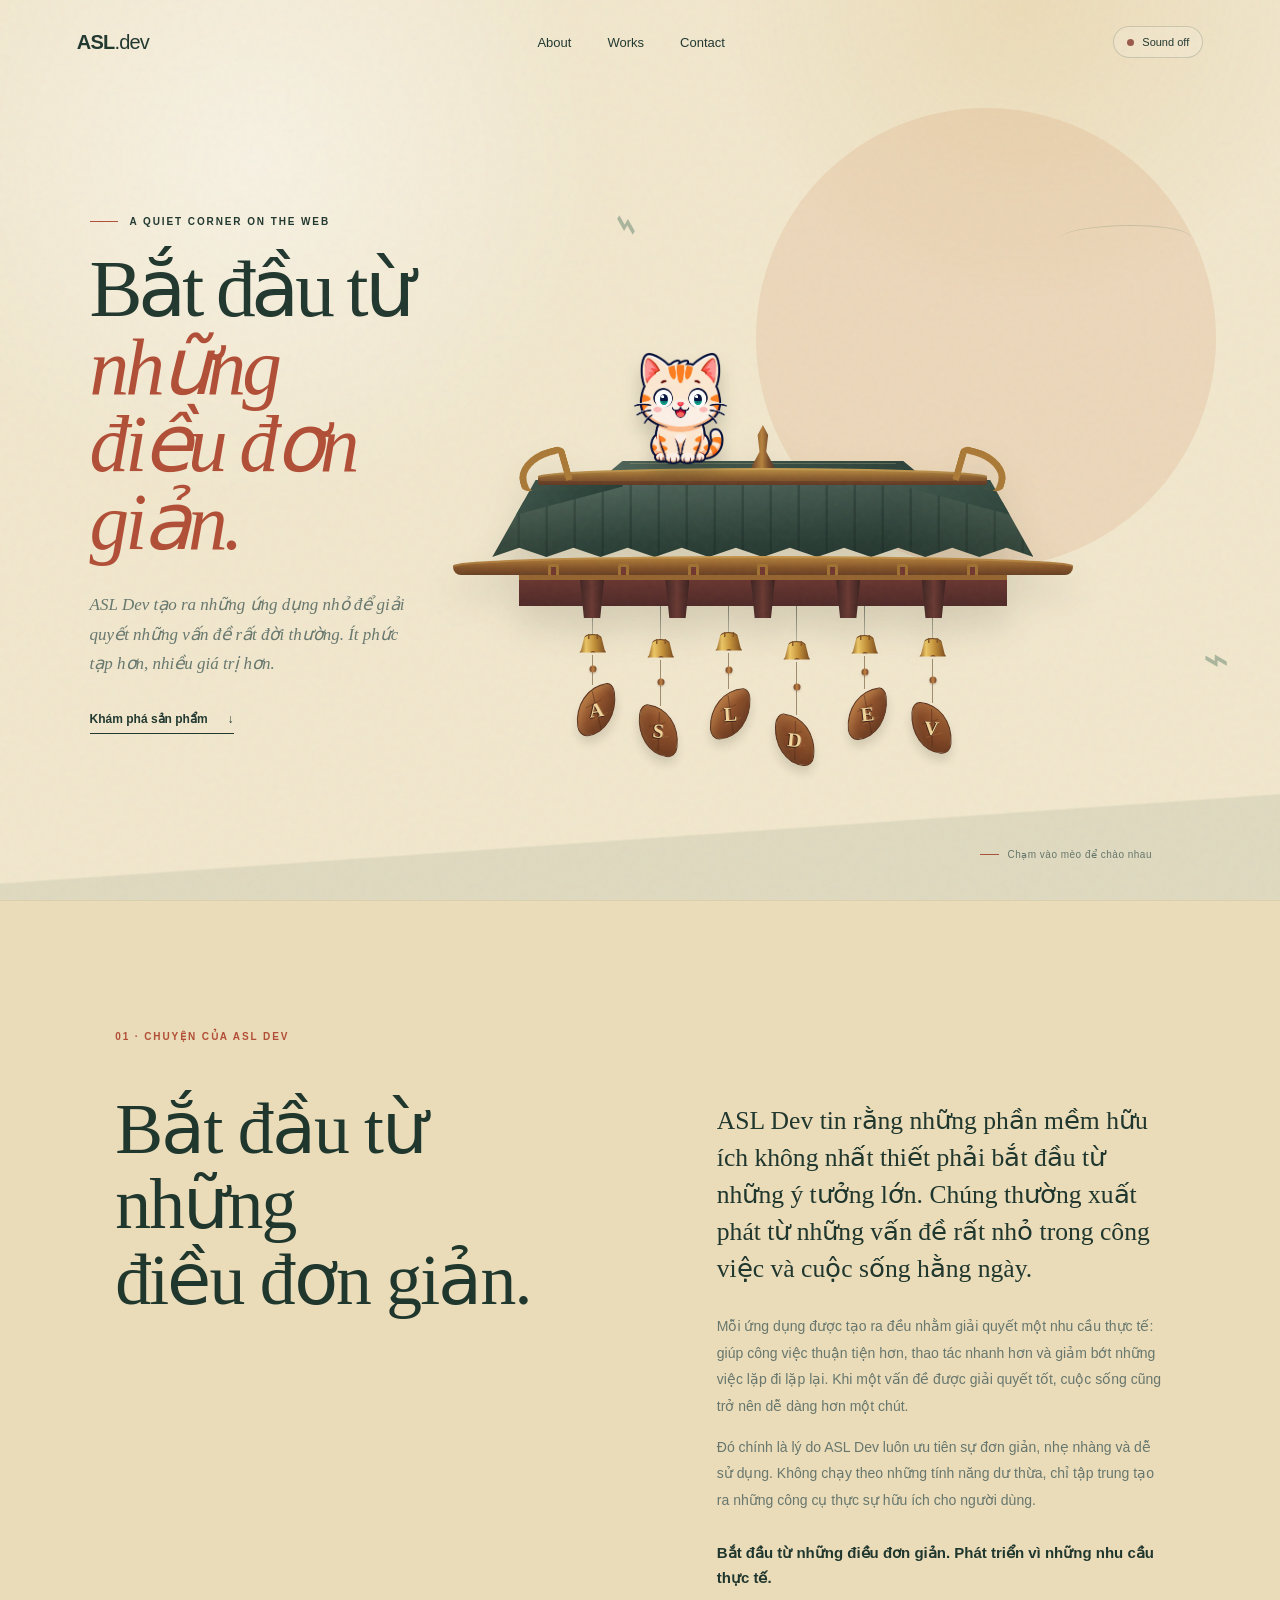
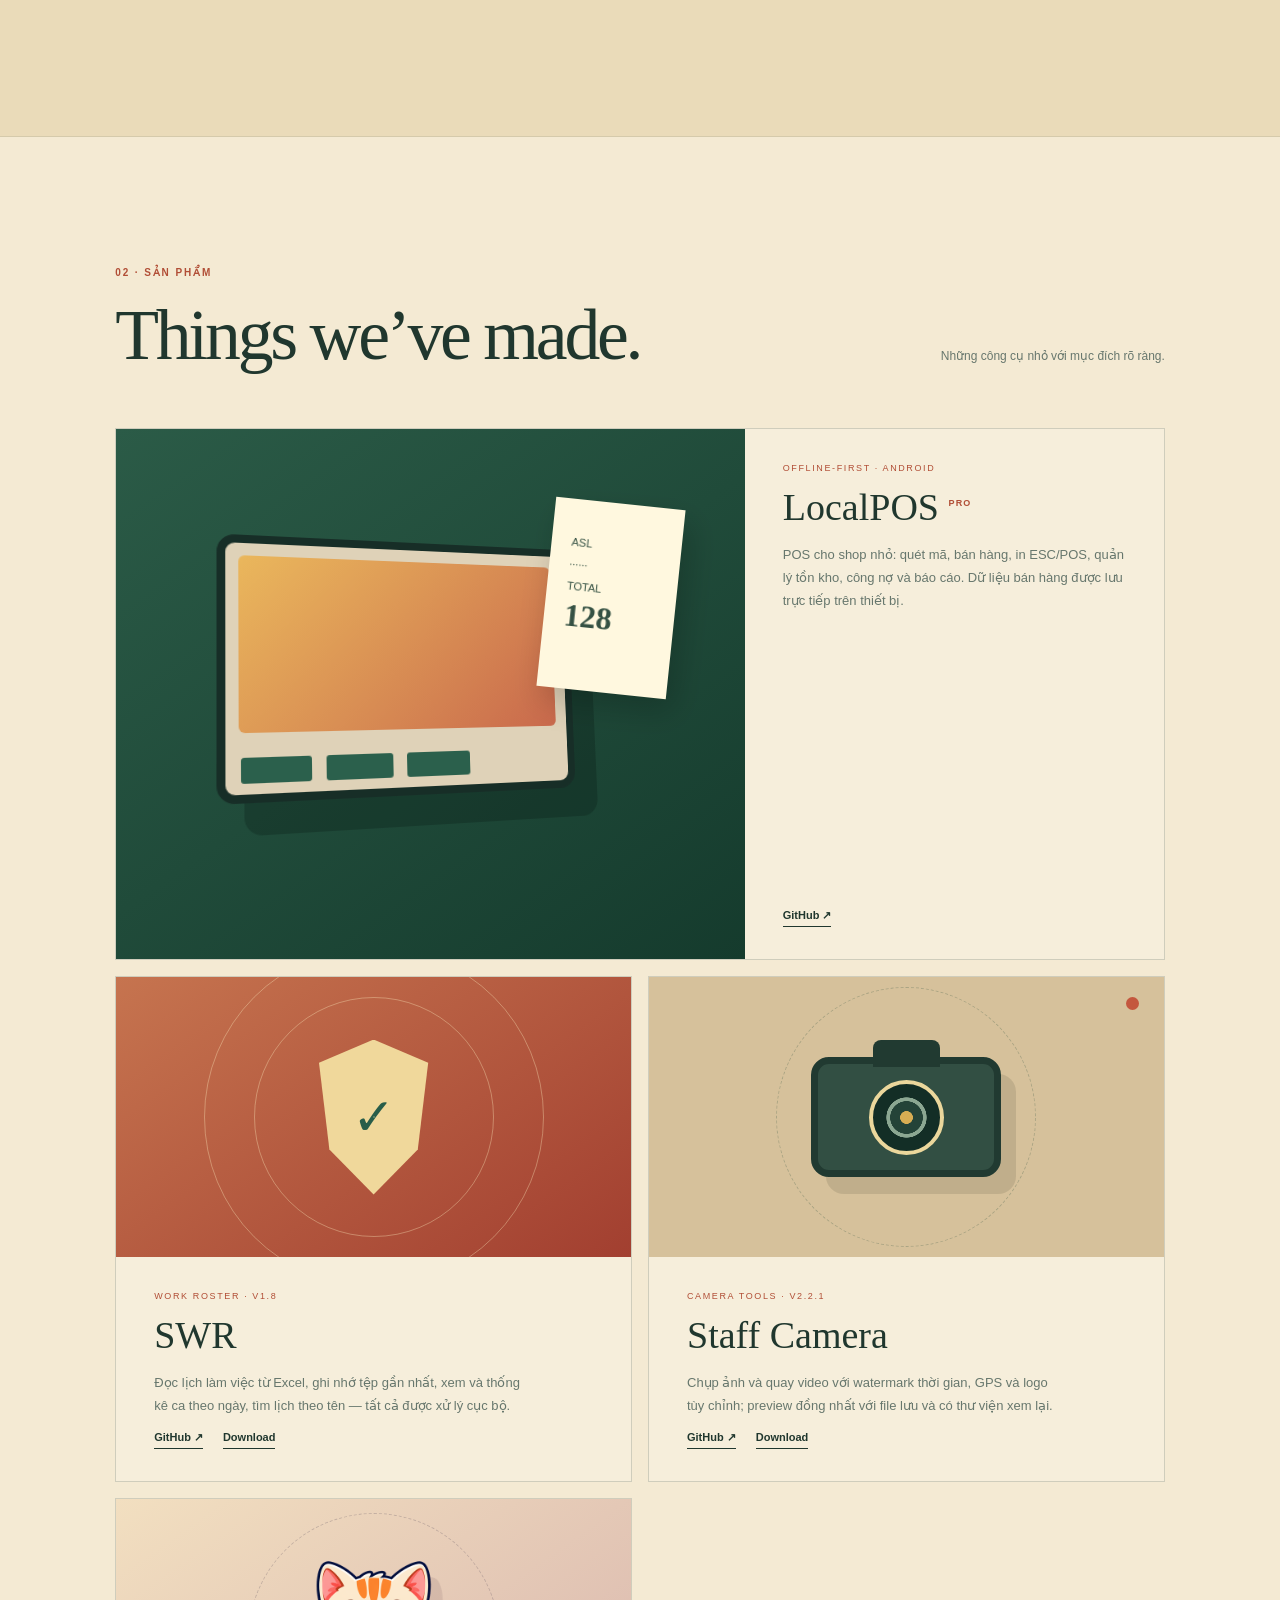
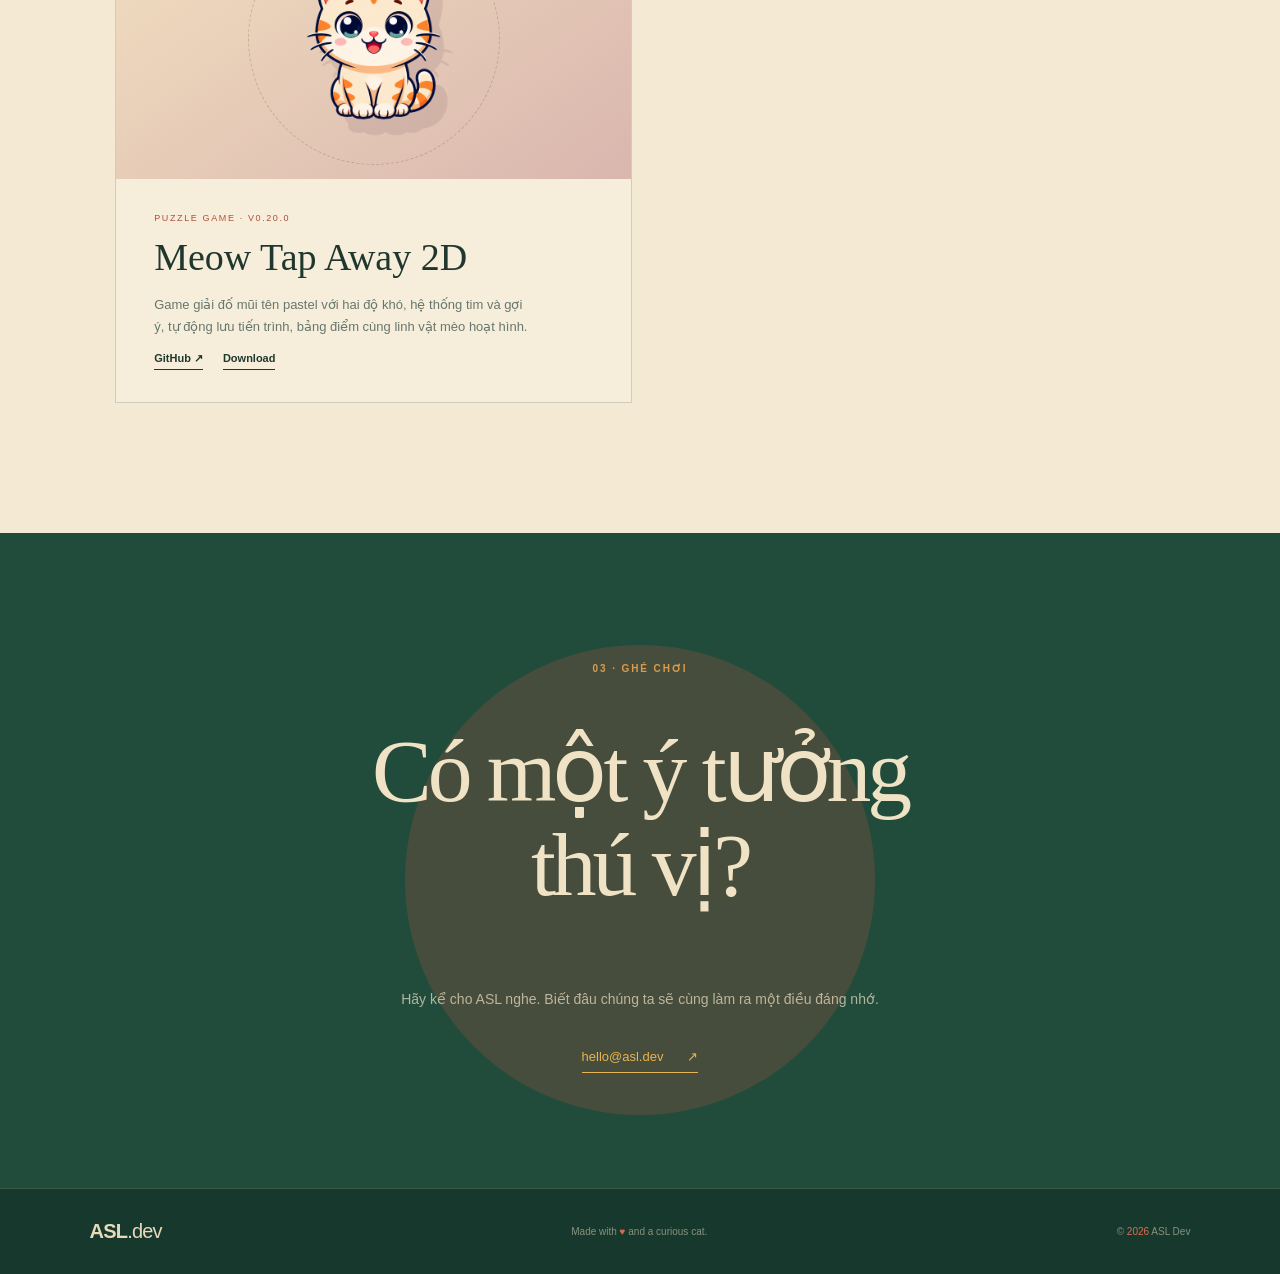
<file: index.html>
<!doctype html>
<html lang="vi">
  <head>
    <meta charset="UTF-8" />
    <meta name="viewport" content="width=device-width, initial-scale=1.0" />
    <meta name="theme-color" content="#efe3c4" />
    <meta name="description" content="ASL Dev — những sản phẩm nhỏ, hữu ích và được làm bằng sự tò mò." />
    <title>ASL Dev — A quiet corner on the web</title>
    <link rel="stylesheet" href="./styles.css" />
    <script src="./script.js" defer></script>
  </head>
  <body>
    <div class="grain" aria-hidden="true"></div>
    <header class="topbar">
      <a class="brand" href="#top" aria-label="ASL Dev, về đầu trang">
        <span class="brand-mark">ASL</span><span>.dev</span>
      </a>
      <nav aria-label="Điều hướng chính">
        <a href="#story">About</a>
        <a href="#work">Works</a>
        <a href="#contact">Contact</a>
      </nav>
      <button class="sound-toggle" type="button" aria-pressed="false" aria-label="Bật âm thanh">
        <span class="sound-dot" aria-hidden="true"></span><span class="sound-label">Sound off</span>
      </button>
    </header>

    <main id="top">
      <section class="hero" aria-labelledby="hero-title">
        <div class="sun" aria-hidden="true"></div>
        <div class="cloud cloud-one" aria-hidden="true"></div>
        <div class="cloud cloud-two" aria-hidden="true"></div>
        <div class="leaf leaf-one" aria-hidden="true">⌁</div>
        <div class="leaf leaf-two" aria-hidden="true">⌁</div>

        <div class="hero-copy">
          <p class="eyebrow">A quiet corner on the web</p>
          <h1 id="hero-title">Bắt đầu từ<br /><em>những điều đơn giản.</em></h1>
          <p class="intro hero-manifesto"><em>ASL Dev tạo ra những ứng dụng nhỏ để giải quyết những vấn đề rất đời thường. Ít phức tạp hơn, nhiều giá trị hơn.</em></p>
          <a class="discover" href="#work">Khám phá sản phẩm <span aria-hidden="true">↓</span></a>
        </div>

        <div class="scene" aria-label="Mèo ASL ngồi trên mái đình, bên dưới là chuông gió mang chữ ASLDEV">
          <div class="speech" role="status">Welcome to ASL Dev!</div>
          <div class="hearts" aria-hidden="true"></div>
          <button class="cat cat-game" type="button" aria-label="Chạm vào mèo" title="Say hello">
            <span class="zzz" aria-hidden="true">Zzz...</span>
            <span class="cat-awake" aria-hidden="true">
              <img class="cat-sitting" src="./asl-cat-eyes-blank-v2.png" alt="" width="1254" height="1254" draggable="false" />
              <span class="cat-eye cat-eye-left"><span class="cat-pupil"></span></span>
              <span class="cat-eye cat-eye-right"><span class="cat-pupil"></span></span>
              <span class="cat-glint"></span>
            </span>
            <img class="cat-sleeping-pose" src="./asl-cat-sleeping.png" alt="" width="1776" height="886" draggable="false" />
          </button>

          <div class="roof" aria-hidden="true">
            <div class="finial"></div>
            <div class="roof-upper"><i></i></div>
            <div class="roof-ridge"></div>
            <div class="roof-main"><span class="tiles"></span></div>
            <div class="eave"><span></span><span></span><span></span><span></span><span></span><span></span><span></span></div>
            <div class="beam"><i></i><i></i><i></i><i></i><i></i></div>
          </div>

          <div class="chimes" aria-label="Chuông gió ASLDEV">
            <div class="chime" style="--i:0;--len:45px;--drop:30px;--leaf:-8deg"><span class="cord"></span><span class="bell"></span><span class="hanger"></span><span class="letter"><b>A</b></span></div>
            <div class="chime" style="--i:1;--len:50px;--drop:46px;--leaf:7deg"><span class="cord"></span><span class="bell"></span><span class="hanger"></span><span class="letter"><b>S</b></span></div>
            <div class="chime" style="--i:2;--len:43px;--drop:36px;--leaf:-3deg"><span class="cord"></span><span class="bell"></span><span class="hanger"></span><span class="letter"><b>L</b></span></div>
            <div class="chime" style="--i:3;--len:52px;--drop:53px;--leaf:6deg"><span class="cord"></span><span class="bell"></span><span class="hanger"></span><span class="letter"><b>D</b></span></div>
            <div class="chime" style="--i:4;--len:46px;--drop:33px;--leaf:-6deg"><span class="cord"></span><span class="bell"></span><span class="hanger"></span><span class="letter"><b>E</b></span></div>
            <div class="chime" style="--i:5;--len:49px;--drop:44px;--leaf:4deg"><span class="cord"></span><span class="bell"></span><span class="hanger"></span><span class="letter"><b>V</b></span></div>
          </div>
        </div>
        <p class="scene-hint"><span></span> Chạm vào mèo để chào nhau</p>
      </section>

      <section class="story" id="story">
        <p class="section-index">01 · Chuyện của ASL Dev</p>
        <div class="story-grid">
          <h2>Bắt đầu từ những<br />điều đơn giản.</h2>
          <div>
            <p class="lead">ASL Dev tin rằng những phần mềm hữu ích không nhất thiết phải bắt đầu từ những ý tưởng lớn. Chúng thường xuất phát từ những vấn đề rất nhỏ trong công việc và cuộc sống hằng ngày.</p>
            <p>Mỗi ứng dụng được tạo ra đều nhằm giải quyết một nhu cầu thực tế: giúp công việc thuận tiện hơn, thao tác nhanh hơn và giảm bớt những việc lặp đi lặp lại. Khi một vấn đề được giải quyết tốt, cuộc sống cũng trở nên dễ dàng hơn một chút.</p>
            <p>Đó chính là lý do ASL Dev luôn ưu tiên sự đơn giản, nhẹ nhàng và dễ sử dụng. Không chạy theo những tính năng dư thừa, chỉ tập trung tạo ra những công cụ thực sự hữu ích cho người dùng.</p>
            <p class="story-closing"><strong>Bắt đầu từ những điều đơn giản. Phát triển vì những nhu cầu thực tế.</strong></p>
          </div>
        </div>
      </section>

      <section class="work" id="work" aria-labelledby="work-title">
        <div class="section-head">
          <div><p class="section-index">02 · Sản phẩm</p><h2 id="work-title">Things we’ve made.</h2></div>
          <p>Những công cụ nhỏ với mục đích rõ ràng.</p>
        </div>
        <div class="product-grid">
          <article class="product product-featured">
            <div class="product-visual pos-visual" aria-hidden="true"><div class="device"><span></span><i></i><i></i><i></i></div><div class="receipt">ASL<br />······<br />TOTAL<br /><b>128</b></div></div>
            <div class="product-copy"><span class="tag">Offline-first · Android</span><h3>LocalPOS <sup>PRO</sup></h3><p>POS cho shop nhỏ: quét mã, bán hàng, in ESC/POS, quản lý tồn kho, công nợ và báo cáo. Dữ liệu bán hàng được lưu trực tiếp trên thiết bị.</p><div class="actions"><a href="https://github.com/astmdevvn/LocalPOS-Pro" target="_blank" rel="noreferrer">GitHub <span>↗</span></a></div></div>
          </article>
          <article class="product">
            <div class="product-visual shield-visual" aria-hidden="true"><div class="shield"><span>✓</span></div><i></i><i></i><i></i></div>
            <div class="product-copy"><span class="tag">Work roster · v1.8</span><h3>SWR</h3><p>Đọc lịch làm việc từ Excel, ghi nhớ tệp gần nhất, xem và thống kê ca theo ngày, tìm lịch theo tên — tất cả được xử lý cục bộ.</p><div class="actions"><a href="https://github.com/astmdevvn/swr" target="_blank" rel="noreferrer">GitHub <span>↗</span></a><a href="https://github.com/astmdevvn/swr/releases/latest" target="_blank" rel="noreferrer">Download</a></div></div>
          </article>
          <article class="product">
            <div class="product-visual camera-visual" aria-hidden="true"><div class="camera"><div class="lens"></div><span></span></div><i></i></div>
            <div class="product-copy"><span class="tag">Camera tools · v2.2.1</span><h3>Staff Camera</h3><p>Chụp ảnh và quay video với watermark thời gian, GPS và logo tùy chỉnh; preview đồng nhất với file lưu và có thư viện xem lại.</p><div class="actions"><a href="https://github.com/astmdevvn/StaffCamera" target="_blank" rel="noreferrer">GitHub <span>↗</span></a><a href="https://github.com/astmdevvn/StaffCamera/releases/latest" target="_blank" rel="noreferrer">Download</a></div></div>
          </article>
          <article class="product">
            <div class="product-visual meow-visual" aria-hidden="true"><img src="/asl-cat.png" alt="" /></div>
            <div class="product-copy"><span class="tag">Puzzle game · v0.20.0</span><h3>Meow Tap Away 2D</h3><p>Game giải đố mũi tên pastel với hai độ khó, hệ thống tim và gợi ý, tự động lưu tiến trình, bảng điểm cùng linh vật mèo hoạt hình.</p><div class="actions"><a href="https://github.com/astmdevvn/meow-tap-away-2d" target="_blank" rel="noreferrer">GitHub <span>↗</span></a><a href="https://github.com/astmdevvn/meow-tap-away-2d/releases/latest" target="_blank" rel="noreferrer">Download</a></div></div>
          </article>
        </div>
      </section>

      <section class="contact" id="contact">
        <div class="contact-sun" aria-hidden="true"></div>
        <p class="section-index">03 · Ghé chơi</p>
        <h2>Có một ý tưởng<br />thú vị?</h2>
        <p>Hãy kể cho ASL nghe. Biết đâu chúng ta sẽ cùng làm ra một điều đáng nhớ.</p>
        <a class="contact-link" href="mailto:hello@asl.dev">hello@asl.dev <span>↗</span></a>
      </section>
    </main>

    <footer>
      <a class="brand" href="#top"><span class="brand-mark">ASL</span><span>.dev</span></a>
      <p>Made with <span aria-label="love">♥</span> and a curious cat.</p>
      <p>© <span id="year"></span> ASL Dev</p>
    </footer>
  </body>
</html>
</file>
<file: styles.css>
:root{--paper:#f1e7cd;--paper-deep:#e7d4ad;--ink:#20372e;--muted:#67776d;--jade:#2e6651;--jade-dark:#174837;--terracotta:#b14e36;--gold:#d9a941;--wood:#612f28;--line:rgba(32,55,46,.18);--serif:'Times New Roman','Noto Serif',serif;--sans:Arial,'Helvetica Neue',sans-serif}
*{box-sizing:border-box}
html{scroll-behavior:smooth}
body{margin:0;background:var(--paper);color:var(--ink);font-family:var(--sans);overflow-x:hidden}
body::before{content:"";position:fixed;inset:0;pointer-events:none;background:radial-gradient(circle at 20% 18%,rgba(255,255,255,.45),transparent 28%),radial-gradient(circle at 80% 0%,rgba(209,160,72,.16),transparent 22%);z-index:-2}
.grain{position:fixed;inset:0;opacity:.12;pointer-events:none;z-index:20;background-image:url("data:image/svg+xml,%3Csvg viewBox='0 0 180 180' xmlns='http://www.w3.org/2000/svg'%3E%3Cfilter id='n'%3E%3CfeTurbulence type='fractalNoise' baseFrequency='.8' numOctaves='3' stitchTiles='stitch'/%3E%3C/filter%3E%3Crect width='100%25' height='100%25' filter='url(%23n)' opacity='.35'/%3E%3C/svg%3E")}
a{color:inherit;text-decoration:none}.topbar{height:84px;display:flex;align-items:center;justify-content:space-between;padding:0 clamp(24px,6vw,92px);position:absolute;top:0;left:0;right:0;z-index:10}.brand{font-weight:500;font-size:20px;letter-spacing:-.04em}.brand-mark{font-weight:600}.topbar nav{display:flex;gap:36px;font-size:13px}.topbar nav a{position:relative}.topbar nav a::after{content:"";position:absolute;left:0;right:100%;bottom:-6px;height:1px;background:currentColor;transition:right .3s}.topbar nav a:hover::after{right:0}.sound-toggle{border:1px solid var(--line);border-radius:40px;background:rgba(255,255,255,.14);color:var(--ink);padding:9px 13px;display:flex;gap:8px;align-items:center;font:500 11px var(--sans);cursor:pointer}.sound-dot{width:7px;height:7px;border-radius:50%;background:#9a5a4b}.sound-toggle[aria-pressed="true"] .sound-dot{background:#3f8a64;box-shadow:0 0 0 3px rgba(63,138,100,.12)}
.hero{min-height:780px;height:100vh;max-height:980px;position:relative;display:grid;grid-template-columns:minmax(280px,.8fr) 1.2fr;align-items:center;padding:110px clamp(24px,7vw,110px) 60px;overflow:hidden}.hero::after{content:"";position:absolute;left:0;right:0;bottom:0;height:120px;background:linear-gradient(176deg,transparent 49%,rgba(72,104,75,.1) 50%,rgba(72,104,75,.1) 100%);pointer-events:none}.hero-copy{max-width:590px;z-index:2}.eyebrow,.section-index{text-transform:uppercase;letter-spacing:.19em;font-size:10px;font-weight:600}.eyebrow{display:flex;align-items:center;gap:12px;margin-bottom:24px}.eyebrow::before{content:"";width:28px;height:1px;background:var(--terracotta)}h1,h2,h3,p{margin-top:0}.hero h1{font:500 clamp(54px,6.2vw,94px)/.98 var(--serif);letter-spacing:-.052em;margin-bottom:28px}.hero h1 em{color:var(--terracotta);font-weight:500}.intro{max-width:470px;font-size:15px;line-height:1.8;color:var(--muted)}.discover{display:inline-flex;align-items:center;gap:20px;margin-top:16px;padding-bottom:7px;border-bottom:1px solid var(--ink);font-size:12px;font-weight:600}.discover span{transition:transform .25s}.discover:hover span{transform:translateY(4px)}.sun{position:absolute;width:460px;height:460px;border-radius:50%;right:5%;top:12%;background:rgba(202,123,74,.14);filter:blur(.2px)}.cloud{position:absolute;width:130px;height:26px;border-radius:50%;border-top:1px solid rgba(49,88,69,.18);transform:skewX(-22deg);animation:cloud 24s ease-in-out infinite}.cloud-one{top:25%;right:7%}.cloud-two{top:62%;left:45%;width:90px;animation-delay:-9s}.leaf{position:absolute;color:rgba(39,90,65,.35);font-size:44px;animation:leaf 8s ease-in-out infinite}.leaf-one{left:48%;top:22%;transform:rotate(30deg)}.leaf-two{right:4%;bottom:24%;animation-delay:-4s}
.scene{position:relative;width:min(720px,54vw);height:600px;justify-self:end;z-index:3;isolation:isolate}.roof{position:absolute;width:660px;max-width:100%;height:190px;left:50%;top:250px;transform:translateX(-50%);filter:drop-shadow(0 20px 17px rgba(50,39,26,.14));z-index:4}.roof-main{position:absolute;left:9%;right:9%;top:55px;height:94px;background:repeating-linear-gradient(90deg,transparent 0 25px,rgba(17,57,44,.25) 26px 28px),linear-gradient(#386c57,#1c4b3a);clip-path:polygon(8% 0,92% 0,100% 82%,95% 72%,90% 82%,85% 72%,80% 82%,75% 72%,70% 82%,65% 72%,60% 82%,55% 72%,50% 82%,45% 72%,40% 82%,35% 72%,30% 82%,25% 72%,20% 82%,15% 72%,10% 82%,5% 72%,0 82%);border-radius:45% 45% 4% 4%}.roof-main::before,.roof-main::after{content:"";position:absolute;top:-8px;width:27%;height:34px;background:var(--jade-dark)}.roof-main::before{left:-3%;transform:skewY(-12deg) rotate(-3deg);border-radius:70% 0 0}.roof-main::after{right:-3%;transform:skewY(12deg) rotate(3deg);border-radius:0 70% 0 0}.roof-upper{position:absolute;top:31px;left:22%;right:22%;height:42px;background:var(--jade);clip-path:polygon(12% 12%,88% 12%,100% 100%,0 100%)}.roof-upper i{position:absolute;inset:7px 14%;border-top:1px solid rgba(239,227,196,.45);border-bottom:1px solid rgba(19,64,48,.65)}.roof-ridge{position:absolute;height:17px;top:43px;left:16%;right:16%;border-radius:50% 50% 3px 3px;background:linear-gradient(#d3a33c,#945f28);z-index:2;box-shadow:inset 0 -4px rgba(100,51,28,.22)}.roof-ridge::before,.roof-ridge::after{content:"";position:absolute;top:-17px;width:38px;height:29px;border:7px solid var(--gold);border-bottom:0;border-radius:70% 20% 0}.roof-ridge::before{left:-21px;transform:rotate(-16deg)}.roof-ridge::after{right:-21px;transform:scaleX(-1) rotate(-16deg)}.finial{position:absolute;left:50%;top:0;transform:translateX(-50%);height:43px;width:24px;background:linear-gradient(90deg,#8d5429,#dfb044,#7c4825);clip-path:polygon(50% 0,72% 23%,64% 62%,100% 100%,0 100%,36% 62%,28% 23%);z-index:3}.eave{position:absolute;left:3%;right:3%;height:19px;top:131px;background:linear-gradient(#d2a23b,#a4662c);border-radius:50% 50% 8px 8px;display:flex;justify-content:space-around;padding:8px 10% 0}.eave span{width:11px;height:18px;background:var(--terracotta);border:3px solid var(--gold);border-radius:2px}.beam{position:absolute;top:150px;left:13%;right:13%;height:31px;background:var(--wood);border-top:5px solid #d49f3d;display:flex;justify-content:space-evenly}.beam i{width:24px;height:38px;background:linear-gradient(90deg,#4d2420,#814137,#4d2420);clip-path:polygon(0 0,100% 0,84% 100%,16% 100%)}
.cat{position:absolute;z-index:7;left:50%;top:133px;width:124px;height:135px;transform:translateX(-50%);background:none;border:0;padding:0;cursor:pointer;transform-origin:50% 100%;animation:cat-sway 5.8s ease-in-out infinite}.cat:focus-visible{outline:2px dashed var(--terracotta);outline-offset:8px}.cat .body{position:absolute;width:70px;height:73px;left:28px;top:57px;background:#c77f54;border:3px solid #522f29;border-radius:44% 48% 30% 28%;z-index:2;box-shadow:inset -12px -7px rgba(106,49,39,.15)}.chest{position:absolute;width:32px;height:36px;left:10px;top:20px;background:#efcaa3;border-radius:50% 45% 30% 40%;transform:rotate(9deg)}.head{position:absolute;width:82px;height:69px;left:19px;top:8px;background:#ce8658;border:3px solid #522f29;border-radius:47% 47% 42% 42%;z-index:4;box-shadow:inset -8px -5px rgba(106,49,39,.11);transition:transform .25s}.ear{position:absolute;width:31px;height:36px;top:-18px;background:#ce8658;border:3px solid #522f29;z-index:-1;animation:ear-twitch 7s step-end infinite}.ear::after{content:"";position:absolute;inset:7px 6px;background:#e7a08b;clip-path:polygon(50% 0,100% 100%,0 100%)}.ear-left{left:1px;clip-path:polygon(0 0,100% 72%,15% 100%)}.ear-right{right:1px;clip-path:polygon(100% 0,85% 100%,0 72%);animation-delay:-3.4s}.face{position:absolute;inset:0}.eye{position:absolute;top:28px;width:12px;height:13px;background:#f8e4ba;border:2px solid #522f29;border-radius:50%;overflow:hidden;animation:blink 7s infinite}.eye i{display:block;width:5px;height:7px;background:#20372e;border-radius:50%;margin:2px;transform:translate(var(--eye-x,0),var(--eye-y,0));transition:transform .08s}.eye-left{left:21px}.eye-right{right:21px;animation-delay:-3s}.nose{position:absolute;left:50%;top:43px;width:7px;height:5px;background:#713c37;border-radius:50%;transform:translateX(-50%)}.mouth{position:absolute;left:50%;top:47px;width:18px;height:10px;border-bottom:2px solid #713c37;border-radius:50%;transform:translateX(-50%)}.tail{position:absolute;z-index:1;width:61px;height:70px;right:0;bottom:2px;border:13px solid #b76b47;border-left-color:transparent;border-top-color:transparent;border-radius:0 0 60% 50%;transform-origin:13px 57px;animation:tail 2.8s ease-in-out infinite}.paw{position:absolute;width:19px;height:43px;left:42px;top:80px;background:#d58d60;border:3px solid #522f29;border-radius:12px;z-index:5;transform-origin:50% 8px;opacity:0}.cat.waving .paw{opacity:1;animation:wave .55s ease-in-out 3}.cat.tilt .head{transform:rotate(12deg) translate(3px,1px)}.cat.sleeping{animation:none;transform:translateX(-50%) translateY(20px) scaleY(.72) rotate(-5deg)}.cat.sleeping .head{transform:translate(-20px,20px) rotate(-14deg)}.cat.sleeping .tail{animation-duration:7s}.cat.sleeping .eye{height:2px;top:35px;border-radius:0;border-width:1px;background:#522f29;animation:none}.cat.sleeping .eye i{display:none}.zzz{position:absolute;right:-28px;top:0;color:var(--jade);font:600 13px var(--serif);letter-spacing:2px;opacity:0}.cat.snoring .zzz{animation:zzz 2.8s ease-out infinite}.speech{position:absolute;left:50%;top:88px;background:#fff8e9;border:1px solid var(--line);border-radius:16px 16px 16px 3px;padding:10px 14px;font:500 11px var(--sans);z-index:9;opacity:0;transform:translate(-5px,10px);transition:.35s;white-space:nowrap;box-shadow:0 8px 28px rgba(46,50,37,.1)}.speech.show{opacity:1;transform:translate(-5px,0)}.hearts{position:absolute;left:50%;top:148px;z-index:10;pointer-events:none}.heart{position:absolute;color:var(--terracotta);font-size:14px;animation:heart 1.4s ease-out forwards}
.chimes{position:absolute;z-index:2;left:50%;top:418px;width:410px;height:170px;transform:translateX(-50%);display:flex;justify-content:center;gap:14px}.chime{width:48px;height:150px;transform-origin:50% 0;animation:swing calc(4.3s + var(--i)*.23s) ease-in-out infinite alternate;animation-delay:calc(var(--i)*-.7s);touch-action:none;cursor:grab}.chime .cord{display:block;margin:auto;width:1px;height:var(--len);background:linear-gradient(rgba(34,61,50,.6),rgba(34,61,50,.22))}.letter{display:flex;align-items:center;justify-content:center;width:45px;height:54px;background:linear-gradient(135deg,#f6e6be,#d6a944);border:1px solid #9b6a28;border-radius:45% 45% 42% 42% / 22% 22% 72% 72%;color:var(--jade-dark);font:600 23px var(--serif);box-shadow:inset 5px 0 rgba(255,255,255,.3),inset -5px -5px rgba(104,68,31,.15),0 9px 14px rgba(40,39,25,.12)}.chime i{display:block;width:1px;height:22px;margin:auto;background:#73512c}.chime i::after{content:"";display:block;width:8px;height:8px;background:var(--terracotta);border-radius:50%;transform:translate(-3.5px,18px)}.chime.hit{animation:hit .7s ease-out}.scene-hint{position:absolute;right:10%;bottom:30px;font-size:10px;color:var(--muted);letter-spacing:.05em;display:flex;align-items:center;gap:8px}.scene-hint span{width:19px;height:1px;background:var(--terracotta)}
.story,.work{padding:130px clamp(24px,9vw,140px)}.story{background:#eadbb9;border-top:1px solid rgba(35,67,53,.08);border-bottom:1px solid rgba(35,67,53,.1)}.section-index{color:var(--terracotta);margin-bottom:50px}.story-grid{display:grid;grid-template-columns:1fr 1fr;gap:12vw}.story h2,.work h2,.contact h2{font:500 clamp(46px,5.6vw,78px)/1.05 var(--serif);letter-spacing:-.045em}.story-grid>div{padding-top:10px;max-width:530px}.story-grid p{font-size:14px;line-height:1.9;color:var(--muted)}.story-grid .lead{font:500 clamp(20px,2vw,28px)/1.45 var(--serif);color:var(--ink)}.work{background:#f4ead3}.section-head{display:flex;justify-content:space-between;align-items:end;margin-bottom:55px}.section-head .section-index{margin-bottom:20px}.section-head h2{margin-bottom:0}.section-head>p{font-size:12px;color:var(--muted);margin-bottom:10px}.product-grid{display:grid;grid-template-columns:repeat(2,1fr);gap:16px}.product{border:1px solid var(--line);background:rgba(255,255,255,.18);min-height:490px;display:flex;flex-direction:column;transition:transform .35s,background .35s}.product:hover{transform:translateY(-5px);background:rgba(255,255,255,.42)}.product-featured{grid-column:span 2;display:grid;grid-template-columns:1.2fr .8fr;min-height:530px}.product-visual{min-height:280px;position:relative;overflow:hidden;background:#d9c8a6}.product-copy{padding:34px 38px 32px;display:flex;flex-direction:column;flex:1}.tag{text-transform:uppercase;color:var(--terracotta);font-size:9px;letter-spacing:.18em}.product h3{font:500 38px var(--serif);margin:12px 0 15px}.product h3 sup{font:600 9px var(--sans);color:var(--terracotta);letter-spacing:.13em}.product p{font-size:13px;color:var(--muted);line-height:1.75;max-width:380px}.actions{margin-top:auto;display:flex;gap:20px}.actions a{font-size:11px;font-weight:600;border-bottom:1px solid var(--ink);padding-bottom:4px}.pos-visual{min-height:530px;background:linear-gradient(145deg,#2b5b47,#153b2d)}.device{position:absolute;width:58%;height:48%;left:17%;top:21%;background:#dfd2b8;border:8px solid #172e27;border-radius:17px;transform:perspective(700px) rotateY(15deg) rotateX(5deg);box-shadow:25px 30px 0 rgba(8,29,21,.3)}.device span{display:block;height:71%;margin:12px;background:linear-gradient(135deg,#eab75c,#c9694c);border-radius:6px}.device i{display:inline-block;width:19%;height:10%;margin:3% 0 0 4%;background:#2b604c;border-radius:3px}.receipt{position:absolute;right:11%;top:14%;background:#fff8df;width:130px;height:190px;padding:32px 20px;color:#355143;font:500 11px/2 var(--sans);transform:rotate(6deg);box-shadow:8px 13px 30px rgba(0,0,0,.2)}.receipt b{font:600 32px var(--serif)}.shield-visual{background:linear-gradient(145deg,#c6744f,#a23f30);display:grid;place-items:center}.shield{width:130px;height:155px;background:#f0d89b;clip-path:polygon(50% 0,92% 15%,84% 71%,50% 100%,16% 71%,8% 15%);display:grid;place-items:center;filter:drop-shadow(12px 16px 0 rgba(91,33,27,.2))}.shield span{font:500 52px var(--serif);color:#285d49}.shield-visual i{position:absolute;border:1px solid rgba(255,239,195,.35);border-radius:50%}.shield-visual i:nth-of-type(1){width:240px;height:240px}.shield-visual i:nth-of-type(2){width:340px;height:340px}.orbit-visual{background:#315f4c;display:grid;place-items:center}.core{width:92px;height:92px;border-radius:50%;display:grid;place-items:center;background:#e4bd61;color:#224b3b;font:600 38px var(--serif);z-index:2}.orbit-visual span{position:absolute;width:220px;height:90px;border:1px solid rgba(240,220,164,.45);border-radius:50%;transform:rotate(var(--r))}.orbit-visual span:nth-of-type(1){--r:0}.orbit-visual span:nth-of-type(2){--r:60deg}.orbit-visual span:nth-of-type(3){--r:-60deg}.camera-visual{background:#d6c19b;display:grid;place-items:center}.camera{width:190px;height:120px;border-radius:18px;background:#324f43;border:7px solid #213a31;display:grid;place-items:center;box-shadow:15px 17px 0 rgba(51,49,34,.13)}.camera::before{content:"";position:absolute;width:67px;height:27px;top:63px;background:#213a31;border-radius:8px 8px 0 0}.lens{width:75px;height:75px;border-radius:50%;background:radial-gradient(circle,#d7ad53 0 13%,#244338 14% 34%,#8ba792 35% 42%,#132e26 43%);border:4px solid #ebd79c}.camera span{position:absolute;width:13px;height:13px;border-radius:50%;background:#c4573e;right:25px;top:20px}.camera-visual>i{position:absolute;width:260px;height:260px;border:1px dashed rgba(38,76,60,.25);border-radius:50%;animation:spin 20s linear infinite}
.contact{position:relative;background:#214c3c;color:#f0e3c5;text-align:center;padding:130px 24px 115px;overflow:hidden}.contact .section-index{color:#e6b452}.contact h2{font-size:clamp(52px,7vw,100px);position:relative}.contact>p:not(.section-index){max-width:490px;margin:0 auto 35px;color:rgba(240,227,197,.7);font-size:14px;line-height:1.8;position:relative}.contact-link{display:inline-flex;gap:24px;align-items:center;border-bottom:1px solid #e6b452;padding-bottom:8px;color:#e6b452;font-size:13px;position:relative}.contact-sun{position:absolute;width:470px;height:470px;border-radius:50%;background:#b4513b;left:50%;top:53%;transform:translate(-50%,-50%);opacity:.26}footer{height:86px;background:#17392d;color:#e8d9bb;border-top:1px solid rgba(244,226,191,.16);display:flex;align-items:center;justify-content:space-between;padding:0 clamp(24px,7vw,110px);font-size:10px}footer p{margin:0;color:rgba(232,217,187,.55)}footer p span{color:#d86d51}
@keyframes cat-sway{0%,100%{transform:translateX(-50%) rotate(-3deg)}50%{transform:translateX(-50%) rotate(4deg)}}@keyframes tail{0%,100%{transform:rotate(-7deg)}50%{transform:rotate(14deg)}}@keyframes ear-twitch{0%,88%,92%,100%{transform:rotate(0)}90%{transform:rotate(-9deg)}}@keyframes blink{0%,45%,48%,100%{transform:scaleY(1)}46%,47%{transform:scaleY(.08)}}@keyframes wave{0%,100%{transform:rotate(0)}50%{transform:rotate(-35deg) translateY(-8px)}}@keyframes zzz{0%{opacity:0;transform:translate(0,8px) scale(.7)}40%{opacity:1}100%{opacity:0;transform:translate(20px,-28px) scale(1.25)}}@keyframes heart{0%{opacity:0;transform:translate(0,0) scale(.5)}20%{opacity:1}100%{opacity:0;transform:translate(var(--x),-75px) scale(1.3) rotate(var(--r))}}@keyframes swing{from{transform:rotate(-3deg)}to{transform:rotate(4deg)}}@keyframes hit{0%{transform:rotate(0)}25%{transform:rotate(16deg)}55%{transform:rotate(-12deg)}100%{transform:rotate(0)}}@keyframes leaf{0%,100%{transform:translate(0,0) rotate(20deg)}50%{transform:translate(30px,25px) rotate(70deg)}}@keyframes cloud{0%,100%{transform:translateX(-20px) skewX(-22deg)}50%{transform:translateX(30px) skewX(-22deg)}}@keyframes spin{to{transform:rotate(360deg)}}
@media(max-width:900px){.topbar nav{display:none}.hero{height:auto;max-height:none;min-height:980px;grid-template-columns:1fr;align-content:start;padding-top:130px}.hero-copy{text-align:center;margin:auto}.eyebrow{justify-content:center}.hero h1{font-size:clamp(50px,12vw,78px)}.intro{margin-left:auto;margin-right:auto}.scene{width:100%;height:530px;justify-self:center;margin-top:10px}.roof{width:620px;top:210px}.cat{top:93px}.chimes{top:378px;transform:translateX(-50%) scale(.9);transform-origin:top}.sun{width:380px;height:380px;right:50%;transform:translateX(50%);top:42%}.scene-hint{right:50%;transform:translateX(50%);bottom:0;white-space:nowrap}.story-grid{grid-template-columns:1fr;gap:30px}.product-featured{grid-template-columns:1fr}.pos-visual{min-height:390px}.section-head{align-items:start}.section-head>p{display:none}}
@media(max-width:620px){.topbar{height:70px}.sound-label{display:none}.hero{min-height:880px;padding-left:18px;padding-right:18px}.hero h1{font-size:50px}.intro{font-size:13px}.scene{height:470px}.roof{width:490px;top:190px;transform:translateX(-50%) scale(.82);transform-origin:top center}.cat{top:64px;transform:translateX(-50%) scale(.85);animation-name:cat-sway-mobile}.chimes{top:338px;width:360px;gap:7px;transform:translateX(-50%) scale(.76)}.speech{top:45px}.scene-hint{bottom:4px}.story,.work{padding:90px 22px}.story h2,.work h2{font-size:44px}.product-grid{grid-template-columns:1fr}.product-featured{grid-column:span 1}.product{min-height:430px}.product-visual,.pos-visual{min-height:300px}.receipt{width:90px;height:145px;padding:20px 12px}.product-copy{padding:28px}.section-head{margin-bottom:35px}.contact{padding-top:100px}.contact-sun{width:330px;height:330px}footer{height:auto;min-height:120px;gap:12px;flex-direction:column;justify-content:center}.cloud,.leaf{display:none}}@keyframes cat-sway-mobile{0%,100%{transform:translateX(-50%) scale(.85) rotate(-3deg)}50%{transform:translateX(-50%) scale(.85) rotate(4deg)}}
@media(prefers-reduced-motion:reduce){html{scroll-behavior:auto}*,*::before,*::after{animation-duration:.001ms!important;animation-iteration-count:1!important;transition-duration:.001ms!important}}
@media(prefers-color-scheme:dark){:root{--paper:#152b23;--paper-deep:#1b3429;--ink:#eddfbf;--muted:#aebcaf;--line:rgba(237,223,191,.17)}body::before{background:radial-gradient(circle at 70% 15%,rgba(210,92,62,.12),transparent 25%)}.story{background:#1a3329}.work{background:#132b22}.product{background:rgba(255,255,255,.025)}.product:hover{background:rgba(255,255,255,.06)}.hero::after{background:linear-gradient(176deg,transparent 49%,rgba(95,140,105,.08) 50%)}.sound-toggle{background:rgba(255,255,255,.04)}.speech{color:#20372e}.grain{opacity:.08}}

.meow-visual{background:linear-gradient(145deg,#f2dfc0,#d9b6ae);display:grid;place-items:center;overflow:hidden}.meow-visual::before{content:"";position:absolute;width:250px;height:250px;border:1px dashed rgba(72,62,83,.24);border-radius:50%;animation:spin 24s linear infinite}.meow-visual img{position:relative;width:min(58%,210px);height:auto;object-fit:contain;filter:drop-shadow(12px 16px 0 rgba(88,57,70,.12));z-index:1}.product .actions{flex-wrap:wrap}.product .actions a{white-space:nowrap}

/* The original Meow Tap Away 2D mascot, kept intact and animated as one illustration. */
.cat.cat-game{left:39%;top:132px;width:180px;height:180px;overflow:visible;animation:catGameSway 5.8s ease-in-out infinite;filter:drop-shadow(0 13px 9px rgba(39,38,24,.2))}
.cat-game img{display:block;width:100%;height:100%;object-fit:contain;user-select:none;transform-origin:50% 76%;transition:transform .3s cubic-bezier(.2,.9,.3,1)}
.cat-game .cat-pupil{position:absolute;top:69px;width:15px;height:17px;border-radius:50%;background:linear-gradient(#071542 0 68%,#08756e 69%);transform:translate(var(--eye-x,0),var(--eye-y,0));transition:transform .07s linear;box-shadow:inset 0 -2px rgba(13,221,185,.35);pointer-events:none}
.cat-game .cat-pupil::after{content:"";position:absolute;width:4px;height:4px;border-radius:50%;background:#fff;left:3px;top:2px}
.cat-game .cat-pupil-left{left:60px}.cat-game .cat-pupil-right{left:103px}
.cat-game .cat-glint{position:absolute;width:11px;height:5px;border-radius:50%;background:rgba(255,255,255,.78);left:57px;top:61px;opacity:0;transform:rotate(-28deg)}
.cat-game .cat-awake{position:absolute;inset:0;display:block;transform-origin:50% 76%;transition:transform .3s cubic-bezier(.2,.9,.3,1),opacity .28s ease}
.cat-game:hover .cat-awake{transform:translateY(-3px) scale(1.025)}
.cat-game.tilt .cat-awake{transform:rotate(9deg) translate(5px,-3px) scale(1.035)}
.cat-game.waving .cat-awake{animation:catGameWave .55s ease-in-out 3}
.cat-game.waving .cat-glint{animation:catGameGlint .75s ease-out 2}
.cat.cat-game.sleeping{animation:none;transform:translateX(-50%) translateY(29px) rotate(-8deg);filter:drop-shadow(0 8px 7px rgba(39,38,24,.16))}
.cat-game.sleeping img{transform:scaleY(.82) rotate(-4deg);transform-origin:50% 88%;filter:saturate(.9)}
.cat-game .zzz{right:-12px;top:11px}
@keyframes catGameSway{0%,100%{transform:translateX(-50%) rotate(-7deg) translateY(1px)}50%{transform:translateX(-50%) rotate(-3deg) translateY(-2px)}}
@keyframes catGameWave{0%,100%{transform:rotate(0) translateY(0)}30%{transform:rotate(-5deg) translateY(-7px)}65%{transform:rotate(4deg) translateY(-3px)}}
@keyframes catGameGlint{0%,100%{opacity:0;transform:translateX(-5px) rotate(-28deg) scale(.6)}45%{opacity:1;transform:translateX(7px) rotate(-28deg) scale(1)}}
@media(max-width:620px){.cat.cat-game{left:36%;top:102px;width:165px;height:165px;animation-name:catGameSwayMobile}.cat-game .cat-pupil{top:63px;width:14px;height:16px}.cat-game .cat-pupil-left{left:55px}.cat-game .cat-pupil-right{left:94px}.cat.cat-game.sleeping{transform:translateX(-50%) scale(.85) translateY(26px) rotate(-8deg)}}
@keyframes catGameSwayMobile{0%,100%{transform:translateX(-50%) scale(.85) rotate(-7deg)}50%{transform:translateX(-50%) scale(.85) rotate(-3deg) translateY(-2px)}}

/* Pose-based mascot sizing: no rotation or squash is used to fake sleep. */
.cat.cat-game{left:38%;top:151px;width:148px;height:148px}
.cat-game .cat-sitting{position:absolute;inset:0;opacity:1}
.cat-game .cat-sleeping-pose{position:absolute;width:244px;height:122px;max-width:none;left:-40px;top:37px;object-fit:contain;opacity:0;transform:none;transition:opacity .28s ease,transform .35s ease;pointer-events:none}
.cat-game.sleeping .cat-sitting{opacity:0;transform:translateY(7px) scale(.94)}
.cat-game.sleeping .cat-awake{opacity:0;transform:translateY(7px) scale(.94);pointer-events:none}
.cat-game.sleeping .cat-sleeping-pose{opacity:1;transform:translateY(0)}
.cat.cat-game.sleeping{transform:translateX(-50%) rotate(-4deg);filter:drop-shadow(0 8px 7px rgba(39,38,24,.16))}
.cat-game.sleeping img{filter:none}
.cat-game.sleeping .cat-pupil,.cat-game.sleeping .cat-glint{opacity:0}
.cat-game .cat-pupil{top:57px;width:13px;height:15px}
.cat-game .cat-pupil-left{left:49px}.cat-game .cat-pupil-right{left:85px}
.cat-game .zzz{right:-47px;top:35px}
@media(max-width:620px){.cat.cat-game{left:36%;top:124px;width:128px;height:128px}.cat-game .cat-sleeping-pose{width:205px;height:103px;left:-33px;top:31px}.cat-game .cat-pupil{top:49px;width:11px;height:13px}.cat-game .cat-pupil-left{left:42px}.cat-game .cat-pupil-right{left:73px}.cat.cat-game.sleeping{transform:translateX(-50%) rotate(-4deg)}.cat-game .zzz{right:-42px;top:28px}}

/* One complete animated eye system replaces the baked-in eyes visually. */
.cat-game .cat-eye{position:absolute;top:46px;width:30px;height:35px;border:3px solid #071542;border-radius:48% 48% 52% 52%;background:#fff9e9;overflow:hidden;z-index:3;box-shadow:0 0 0 4px #ffefd1;pointer-events:none}
.cat-game .cat-eye-left{left:43px}.cat-game .cat-eye-right{left:78px}
.cat-game .cat-eye .cat-pupil{position:absolute;left:6px;top:7px;width:13px;height:17px;border:0;border-radius:50%;background:linear-gradient(#06143f 0 67%,#087970 68%);transform:translate(var(--eye-x,0),var(--eye-y,0));transition:transform .07s linear;box-shadow:inset 0 -3px rgba(25,226,190,.36)}
.cat-game .cat-eye .cat-pupil::before{content:"";position:absolute;width:4px;height:4px;border-radius:50%;background:#fff;left:2px;top:2px}
.cat-game .cat-eye .cat-pupil::after{content:"";position:absolute;width:2px;height:2px;border-radius:50%;background:#fff;right:2px;bottom:3px}
.cat-game.sleeping .cat-eye{opacity:0}
@media(max-width:620px){.cat-game .cat-eye{top:39px;width:27px;height:32px;border-width:3px;box-shadow:0 0 0 3px #ffefd1}.cat-game .cat-eye-left{left:37px}.cat-game .cat-eye-right{left:67px}.cat-game .cat-eye .cat-pupil{left:5px;top:6px;width:12px;height:16px}}

/* Wind chimes: metal bells above, engraved wooden plaques below. */
.chimes{top:414px;width:430px;height:200px;gap:16px}
.chime{width:52px;height:190px}
.chime .cord{height:var(--len);background:linear-gradient(rgba(38,54,45,.72),rgba(38,54,45,.28))}
.chime .bell{position:relative;display:block;width:27px;height:21px;margin:0 auto;background:linear-gradient(90deg,#9b682b 0,#f0ca67 24%,#c79339 58%,#81501f 100%);border:1px solid #75481f;border-radius:55% 55% 20% 20%;clip-path:polygon(27% 0,73% 0,82% 16%,94% 77%,100% 88%,0 88%,6% 77%,18% 16%);filter:drop-shadow(0 4px 3px rgba(59,39,21,.18))}
.chime .bell::before{content:"";position:absolute;left:50%;top:-5px;width:7px;height:7px;border:2px solid #8a5927;border-bottom:0;border-radius:50% 50% 0 0;transform:translateX(-50%)}
.chime .bell::after{content:"";position:absolute;left:50%;bottom:-3px;width:6px;height:6px;border-radius:50%;background:#7d4b25;transform:translateX(-50%)}
.chime .hanger{display:block;width:1px;height:var(--drop);margin:0 auto;background:rgba(52,57,45,.53)}
.chime .letter{position:relative;display:flex;width:48px;height:35px;margin:0 auto;border:1px solid #5e321e;border-radius:5px 7px 6px 4px;background:linear-gradient(100deg,#8a4f2c,#b8753e 36%,#94582f 72%,#704024);color:#f0d59b;font:600 21px/1 var(--serif);text-shadow:0 1px 0 #3d251b,-1px 0 rgba(55,31,21,.7),1px 0 rgba(235,188,119,.24);box-shadow:inset 0 0 0 2px rgba(235,181,103,.14),inset 0 -5px 10px rgba(56,28,19,.19),0 7px 10px rgba(44,35,24,.13);transform:rotate(calc((var(--i) - 2.5) * .6deg))}
.chime .letter::before{content:"";position:absolute;left:6px;right:6px;top:6px;height:1px;background:rgba(238,190,117,.22);box-shadow:0 17px rgba(64,32,21,.2)}
.chime>i{display:none}
@media(max-width:620px){.chimes{top:334px;width:375px;height:190px;gap:10px}.chime{width:48px}.chime .letter{width:45px;height:33px;font-size:20px}.chime .bell{width:25px;height:20px}}

/* Refined mascot eyes: only the baked pupil area is covered, never the face. */
.cat-game .cat-eye{top:51px;width:20px;height:23px;border:0;border-radius:50%;background:#fffaf0;box-shadow:none;overflow:hidden}
.cat-game .cat-eye-left{left:48px}.cat-game .cat-eye-right{left:82px}
.cat-game .cat-eye .cat-pupil{left:6px;top:6px;width:8px;height:11px;background:linear-gradient(#06143f 0 65%,#087970 66%);box-shadow:inset 0 -2px rgba(25,226,190,.35)}
.cat-game .cat-eye .cat-pupil::before{width:3px;height:3px;left:1px;top:1px}.cat-game .cat-eye .cat-pupil::after{width:1.5px;height:1.5px;right:1px;bottom:2px}

/* Organic wooden leaf plaques inspired by handmade leaf mobiles and chimes. */
.chime .hanger{position:relative;background:rgba(100,74,43,.58)}
.chime .hanger::after{content:"";position:absolute;left:50%;top:48%;width:7px;height:7px;border-radius:50%;background:linear-gradient(90deg,#714225,#c08043,#714225);transform:translate(-50%,-50%);box-shadow:0 1px 2px rgba(46,28,17,.25)}
.chime .letter{width:42px;height:50px;border:1px solid #59321d;border-radius:84% 16% 78% 22% / 78% 20% 80% 22%;clip-path:none;background:linear-gradient(135deg,#c88748 0,#8f512b 46%,#69391f 100%);transform:rotate(var(--leaf));transform-origin:50% 5%;box-shadow:inset 4px 4px 7px rgba(245,190,116,.2),inset -5px -5px 9px rgba(49,24,14,.2),0 7px 10px rgba(44,35,24,.14)}
.chime:nth-child(even) .letter{border-radius:18% 82% 22% 78% / 22% 78% 20% 80%;background:linear-gradient(225deg,#b9753d,#824725 52%,#60331c)}
.chime .letter::before{left:50%;right:auto;top:5px;width:1px;height:39px;background:rgba(66,33,19,.45);box-shadow:none;transform:rotate(-5deg)}
.chime .letter::after{content:"";position:absolute;left:12px;top:17px;width:17px;height:13px;border-top:1px solid rgba(70,35,20,.35);border-bottom:1px solid rgba(226,156,85,.2);transform:rotate(-20deg)}
.chime .letter b{position:relative;z-index:2;font:600 20px/1 var(--serif);color:#f1d49a;text-shadow:0 1px #3c2116,-1px 0 rgba(53,29,18,.85),1px 0 rgba(240,190,116,.26)}
@media(max-width:620px){.cat-game .cat-eye{top:44px;width:17px;height:20px}.cat-game .cat-eye-left{left:41px}.cat-game .cat-eye-right{left:70px}.cat-game .cat-eye .cat-pupil{left:5px;top:5px;width:7px;height:10px}.chime .letter{width:38px;height:46px}.chime .letter b{font-size:18px}}

/* The sitting sprite now has genuinely blank eyes; wrappers only constrain pupil travel. */
.cat-game .cat-eye{background:transparent}

/* Weathered Vietnamese communal-house palette: mossed yin-yang tiles, aged bronze and faded vermilion. */
.roof-main{background:linear-gradient(112deg,rgba(214,196,145,.08),transparent 24%,rgba(18,29,25,.18) 72%,rgba(224,202,145,.06)),repeating-linear-gradient(90deg,transparent 0 25px,rgba(15,32,27,.28) 26px 28px),linear-gradient(#50665b,#2c4138 66%,#22372f)}
.roof-main::before,.roof-main::after{background:linear-gradient(145deg,#465c51,#263d34)}
.roof-upper{background:linear-gradient(105deg,#53675c,#354b41 55%,#293e36)}
.roof-upper i{border-top-color:rgba(218,200,151,.25);border-bottom-color:rgba(16,36,29,.72)}
.roof-ridge{background:linear-gradient(#bd9144,#8b5d2e 58%,#6e4328);box-shadow:inset 0 -4px rgba(68,35,24,.3),inset 0 2px rgba(239,207,128,.2)}
.roof-ridge::before,.roof-ridge::after{border-color:#aa7936}
.finial{background:linear-gradient(90deg,#694228,#b7833d 45%,#7a4d2a 72%,#563523)}
.eave{background:linear-gradient(#b8863d,#825127 65%,#684024);box-shadow:inset 0 2px rgba(232,194,112,.24)}
.eave span{background:#71372f;border-color:#9f7132}
.beam{background:linear-gradient(#68352f,#4e2927);border-top-color:#95642f}
.beam i{background:linear-gradient(90deg,#3f2422,#6a3932,#3b211f)}

/* The paws now visually rest on the upper roof ledge, including during the sway. */
.cat.cat-game{top:162px}
@media(max-width:620px){.cat.cat-game{top:133px}}

/* Vietnamese-safe typography: keep diacritics attached to their base glyphs. */
.story h2{letter-spacing:-.025em;font-kerning:normal;text-rendering:optimizeLegibility}
.story-grid .lead{font-family:var(--serif);font-kerning:normal;text-rendering:optimizeLegibility}
.story-grid .story-closing{margin-top:28px;color:var(--ink);font-size:15px;line-height:1.65}
.hero-manifesto{max-width:540px;font-family:var(--serif);font-size:17px;line-height:1.75;color:var(--muted)}
.hero-manifesto em{font-weight:400}
</file>
